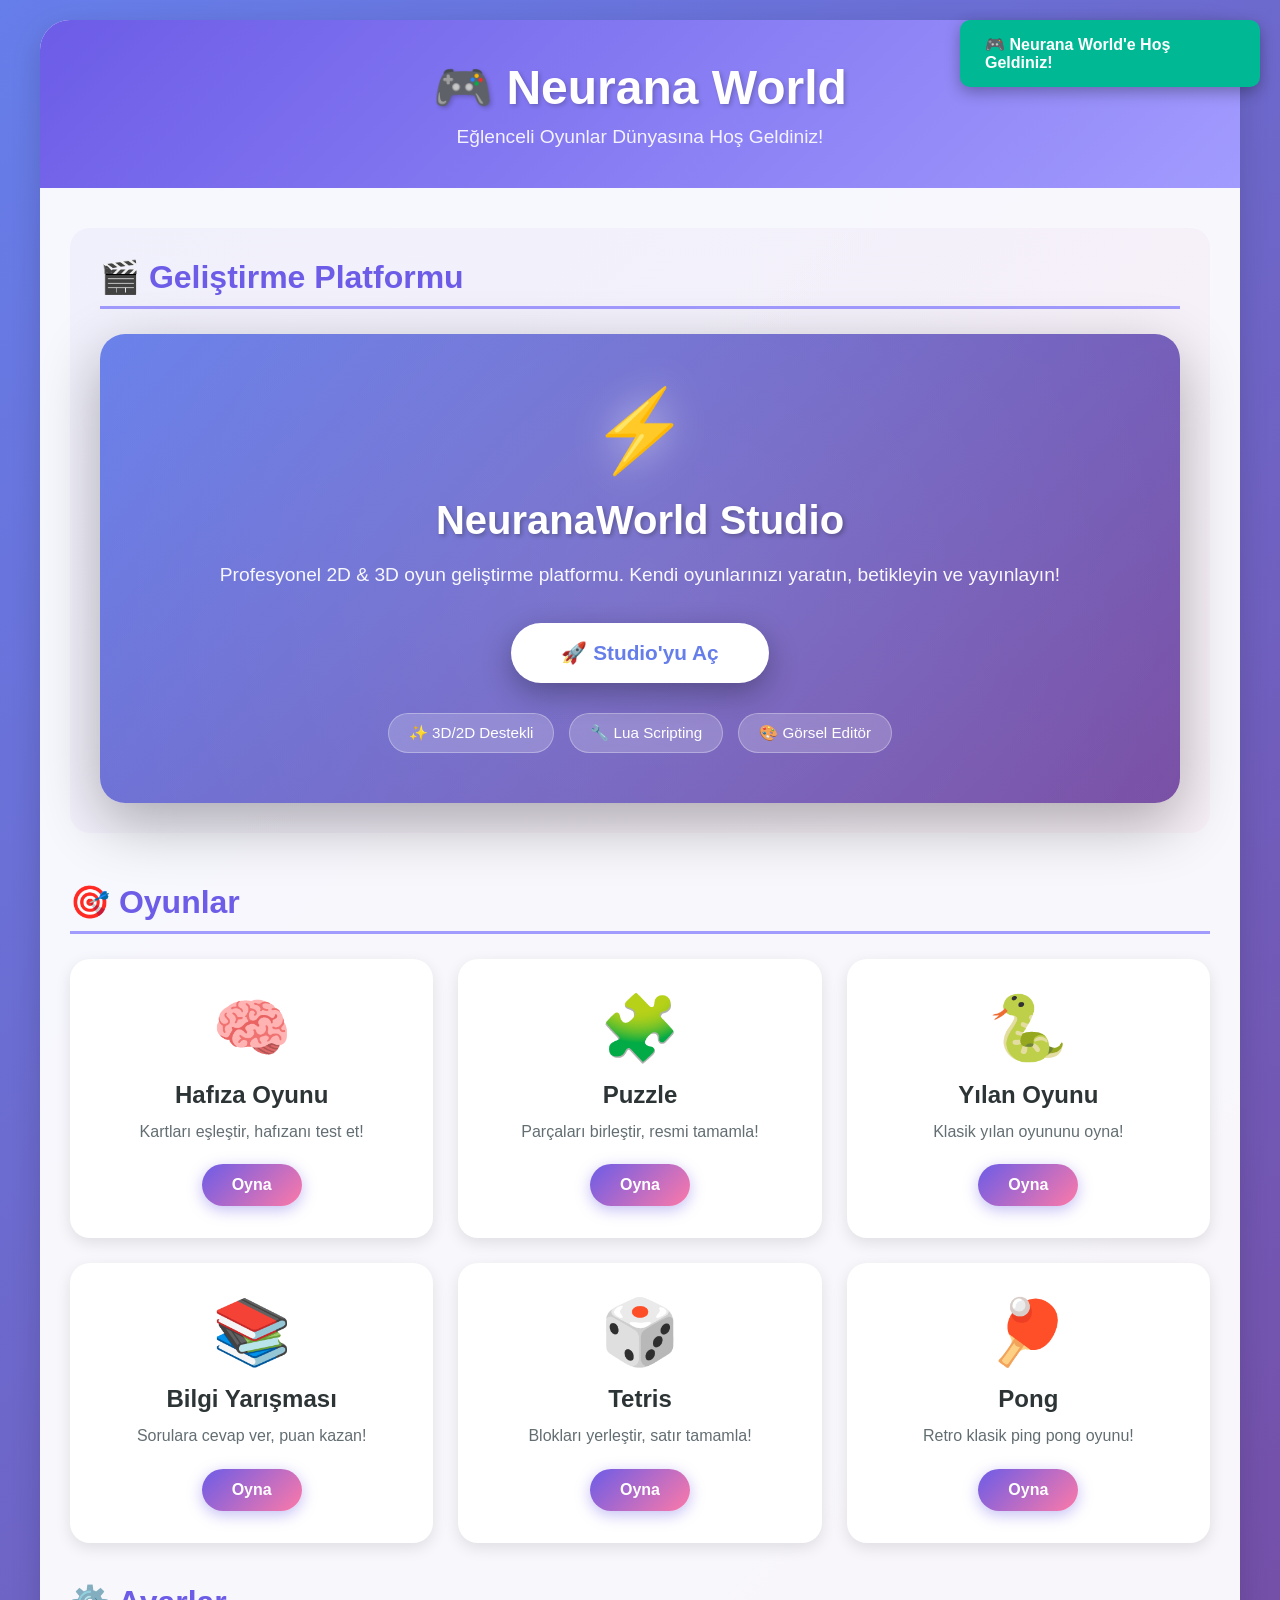
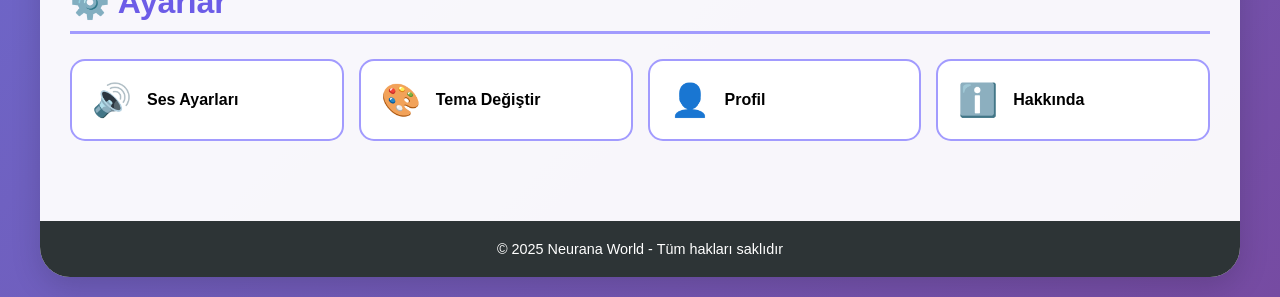
<file: index.html>
<!DOCTYPE html>
<html lang="tr">
<head>
    <meta charset="UTF-8">
    <meta name="viewport" content="width=device-width, initial-scale=1.0">
    <title>Neurana World - Ana Menü</title>
    <link rel="stylesheet" href="style.css">
</head>
<body>
    <div class="container">
        <header class="header">
            <h1 class="title">🎮 Neurana World</h1>
            <p class="subtitle">Eğlenceli Oyunlar Dünyasına Hoş Geldiniz!</p>
        </header>

        <main class="main-menu">
            <!-- NeuranaWorld Studio Section -->
            <div class="menu-section studio-section">
                <h2 class="section-title">🎬 Geliştirme Platformu</h2>
                <div class="studio-card">
                    <div class="studio-icon">⚡</div>
                    <h2>NeuranaWorld Studio</h2>
                    <p>Profesyonel 2D & 3D oyun geliştirme platformu. Kendi oyunlarınızı yaratın, betikleyin ve yayınlayın!</p>
                    <button class="studio-btn" id="openStudio">
                        <span>🚀 Studio'yu Aç</span>
                    </button>
                    <div class="studio-features">
                        <span class="feature-tag">✨ 3D/2D Destekli</span>
                        <span class="feature-tag">🔧 Lua Scripting</span>
                        <span class="feature-tag">🎨 Görsel Editör</span>
                    </div>
                </div>
            </div>

            <div class="menu-section">
                <h2 class="section-title">🎯 Oyunlar</h2>
                <div class="games-grid">
                    <div class="game-card" data-game="memory">
                        <div class="game-icon">🧠</div>
                        <h3>Hafıza Oyunu</h3>
                        <p>Kartları eşleştir, hafızanı test et!</p>
                        <button class="play-btn">Oyna</button>
                    </div>

                    <div class="game-card" data-game="puzzle">
                        <div class="game-icon">🧩</div>
                        <h3>Puzzle</h3>
                        <p>Parçaları birleştir, resmi tamamla!</p>
                        <button class="play-btn">Oyna</button>
                    </div>

                    <div class="game-card" data-game="snake">
                        <div class="game-icon">🐍</div>
                        <h3>Yılan Oyunu</h3>
                        <p>Klasik yılan oyununu oyna!</p>
                        <button class="play-btn">Oyna</button>
                    </div>

                    <div class="game-card" data-game="quiz">
                        <div class="game-icon">📚</div>
                        <h3>Bilgi Yarışması</h3>
                        <p>Sorulara cevap ver, puan kazan!</p>
                        <button class="play-btn">Oyna</button>
                    </div>

                    <div class="game-card" data-game="tetris">
                        <div class="game-icon">🎲</div>
                        <h3>Tetris</h3>
                        <p>Blokları yerleştir, satır tamamla!</p>
                        <button class="play-btn">Oyna</button>
                    </div>

                    <div class="game-card" data-game="pong">
                        <div class="game-icon">🏓</div>
                        <h3>Pong</h3>
                        <p>Retro klasik ping pong oyunu!</p>
                        <button class="play-btn">Oyna</button>
                    </div>
                </div>
            </div>

            <div class="menu-section">
                <h2 class="section-title">⚙️ Ayarlar</h2>
                <div class="settings-panel">
                    <button class="menu-btn">
                        <span class="btn-icon">🔊</span>
                        <span class="btn-text">Ses Ayarları</span>
                    </button>
                    <button class="menu-btn">
                        <span class="btn-icon">🎨</span>
                        <span class="btn-text">Tema Değiştir</span>
                    </button>
                    <button class="menu-btn">
                        <span class="btn-icon">👤</span>
                        <span class="btn-text">Profil</span>
                    </button>
                    <button class="menu-btn">
                        <span class="btn-icon">ℹ️</span>
                        <span class="btn-text">Hakkında</span>
                    </button>
                </div>
            </div>
        </main>

        <footer class="footer">
            <p>© 2025 Neurana World - Tüm hakları saklıdır</p>
        </footer>
    </div>

    <script src="script.js"></script>
</body>
</html>
</file>
<file: style.css>
* {
    margin: 0;
    padding: 0;
    box-sizing: border-box;
}

:root {
    --primary-color: #6c5ce7;
    --secondary-color: #a29bfe;
    --accent-color: #fd79a8;
    --dark-bg: #2d3436;
    --light-bg: #dfe6e9;
    --card-bg: #ffffff;
    --text-dark: #2d3436;
    --text-light: #636e72;
    --shadow: 0 10px 30px rgba(0, 0, 0, 0.15);
    --shadow-hover: 0 15px 40px rgba(0, 0, 0, 0.25);
}

body {
    font-family: 'Segoe UI', Tahoma, Geneva, Verdana, sans-serif;
    background: linear-gradient(135deg, #667eea 0%, #764ba2 100%);
    min-height: 100vh;
    display: flex;
    justify-content: center;
    align-items: center;
    padding: 20px;
}

.container {
    width: 100%;
    max-width: 1200px;
    background: rgba(255, 255, 255, 0.95);
    border-radius: 30px;
    box-shadow: var(--shadow);
    overflow: hidden;
    animation: fadeIn 0.6s ease-out;
}

@keyframes fadeIn {
    from {
        opacity: 0;
        transform: translateY(30px);
    }
    to {
        opacity: 1;
        transform: translateY(0);
    }
}

/* Header Styles */
.header {
    background: linear-gradient(135deg, var(--primary-color), var(--secondary-color));
    color: white;
    padding: 40px 30px;
    text-align: center;
}

.title {
    font-size: 3rem;
    font-weight: bold;
    margin-bottom: 10px;
    text-shadow: 2px 2px 4px rgba(0, 0, 0, 0.2);
    animation: bounce 1s ease-in-out;
}

@keyframes bounce {
    0%, 100% {
        transform: translateY(0);
    }
    50% {
        transform: translateY(-10px);
    }
}

.subtitle {
    font-size: 1.2rem;
    opacity: 0.9;
}

/* Main Menu Styles */
.main-menu {
    padding: 40px 30px;
}

.menu-section {
    margin-bottom: 40px;
}

.section-title {
    font-size: 2rem;
    color: var(--primary-color);
    margin-bottom: 25px;
    padding-bottom: 10px;
    border-bottom: 3px solid var(--secondary-color);
}

/* Games Grid */
.games-grid {
    display: grid;
    grid-template-columns: repeat(auto-fit, minmax(280px, 1fr));
    gap: 25px;
    margin-bottom: 30px;
}

.game-card {
    background: var(--card-bg);
    border-radius: 20px;
    padding: 30px;
    text-align: center;
    box-shadow: 0 5px 15px rgba(0, 0, 0, 0.1);
    transition: all 0.3s ease;
    cursor: pointer;
    border: 2px solid transparent;
}

.game-card:hover {
    transform: translateY(-10px);
    box-shadow: var(--shadow-hover);
    border-color: var(--primary-color);
}

.game-icon {
    font-size: 4rem;
    margin-bottom: 15px;
    animation: pulse 2s ease-in-out infinite;
}

@keyframes pulse {
    0%, 100% {
        transform: scale(1);
    }
    50% {
        transform: scale(1.1);
    }
}

.game-card h3 {
    font-size: 1.5rem;
    color: var(--text-dark);
    margin-bottom: 10px;
}

.game-card p {
    color: var(--text-light);
    margin-bottom: 20px;
    line-height: 1.6;
}

.play-btn {
    background: linear-gradient(135deg, var(--primary-color), var(--accent-color));
    color: white;
    border: none;
    padding: 12px 30px;
    border-radius: 25px;
    font-size: 1rem;
    font-weight: bold;
    cursor: pointer;
    transition: all 0.3s ease;
    box-shadow: 0 4px 15px rgba(108, 92, 231, 0.4);
}

.play-btn:hover {
    transform: scale(1.05);
    box-shadow: 0 6px 20px rgba(108, 92, 231, 0.6);
}

.play-btn:active {
    transform: scale(0.98);
}

/* Settings Panel */
.settings-panel {
    display: grid;
    grid-template-columns: repeat(auto-fit, minmax(200px, 1fr));
    gap: 15px;
}

.menu-btn {
    background: white;
    border: 2px solid var(--secondary-color);
    border-radius: 15px;
    padding: 20px;
    display: flex;
    align-items: center;
    gap: 15px;
    cursor: pointer;
    transition: all 0.3s ease;
    font-size: 1rem;
}

.menu-btn:hover {
    background: var(--secondary-color);
    color: white;
    transform: translateX(5px);
}

.btn-icon {
    font-size: 2rem;
}

.btn-text {
    font-weight: 600;
}

/* Footer */
.footer {
    background: var(--dark-bg);
    color: white;
    text-align: center;
    padding: 20px;
    font-size: 0.9rem;
}

/* Studio Section Styles */
.studio-section {
    background: linear-gradient(135deg, rgba(108, 92, 231, 0.05), rgba(253, 121, 168, 0.05));
    padding: 30px;
    border-radius: 20px;
    margin-bottom: 50px;
}

.studio-card {
    background: linear-gradient(135deg, #667eea 0%, #764ba2 100%);
    color: white;
    padding: 50px;
    border-radius: 25px;
    text-align: center;
    box-shadow: 0 20px 60px rgba(0, 0, 0, 0.3);
    position: relative;
    overflow: hidden;
    transition: all 0.4s ease;
}

.studio-card::before {
    content: '';
    position: absolute;
    top: -50%;
    right: -50%;
    width: 200%;
    height: 200%;
    background: radial-gradient(circle, rgba(255,255,255,0.1) 0%, transparent 70%);
    animation: rotate 20s linear infinite;
}

@keyframes rotate {
    from { transform: rotate(0deg); }
    to { transform: rotate(360deg); }
}

.studio-card:hover {
    transform: translateY(-10px) scale(1.02);
    box-shadow: 0 30px 80px rgba(0, 0, 0, 0.4);
}

.studio-icon {
    font-size: 5rem;
    margin-bottom: 20px;
    animation: pulse 2s ease-in-out infinite;
    filter: drop-shadow(0 0 20px rgba(255, 255, 255, 0.5));
}

.studio-card h2 {
    font-size: 2.5rem;
    margin-bottom: 15px;
    text-shadow: 2px 2px 4px rgba(0, 0, 0, 0.3);
}

.studio-card p {
    font-size: 1.2rem;
    margin-bottom: 30px;
    opacity: 0.95;
    line-height: 1.8;
}

.studio-btn {
    background: white;
    color: #667eea;
    border: none;
    padding: 18px 50px;
    border-radius: 50px;
    font-size: 1.3rem;
    font-weight: bold;
    cursor: pointer;
    transition: all 0.3s ease;
    box-shadow: 0 10px 30px rgba(0, 0, 0, 0.3);
    position: relative;
    z-index: 1;
}

.studio-btn:hover {
    transform: scale(1.1);
    box-shadow: 0 15px 40px rgba(0, 0, 0, 0.4);
    background: #f0f0f0;
}

.studio-btn:active {
    transform: scale(1.05);
}

.studio-features {
    margin-top: 30px;
    display: flex;
    justify-content: center;
    gap: 15px;
    flex-wrap: wrap;
}

.feature-tag {
    background: rgba(255, 255, 255, 0.2);
    padding: 10px 20px;
    border-radius: 20px;
    font-size: 0.95rem;
    backdrop-filter: blur(10px);
    border: 1px solid rgba(255, 255, 255, 0.3);
}

/* Responsive Design */
@media (max-width: 768px) {
    .title {
        font-size: 2rem;
    }

    .subtitle {
        font-size: 1rem;
    }

    .games-grid {
        grid-template-columns: 1fr;
    }

    .settings-panel {
        grid-template-columns: 1fr;
    }

    .main-menu {
        padding: 20px 15px;
    }

    .studio-card {
        padding: 30px 20px;
    }

    .studio-card h2 {
        font-size: 1.8rem;
    }

    .studio-icon {
        font-size: 3.5rem;
    }

    .studio-features {
        flex-direction: column;
    }
}

/* Animations */
.game-card:nth-child(1) { animation: slideIn 0.5s ease-out 0.1s backwards; }
.game-card:nth-child(2) { animation: slideIn 0.5s ease-out 0.2s backwards; }
.game-card:nth-child(3) { animation: slideIn 0.5s ease-out 0.3s backwards; }
.game-card:nth-child(4) { animation: slideIn 0.5s ease-out 0.4s backwards; }
.game-card:nth-child(5) { animation: slideIn 0.5s ease-out 0.5s backwards; }
.game-card:nth-child(6) { animation: slideIn 0.5s ease-out 0.6s backwards; }

@keyframes slideIn {
    from {
        opacity: 0;
        transform: translateX(-50px);
    }
    to {
        opacity: 1;
        transform: translateX(0);
    }
}
</file>
